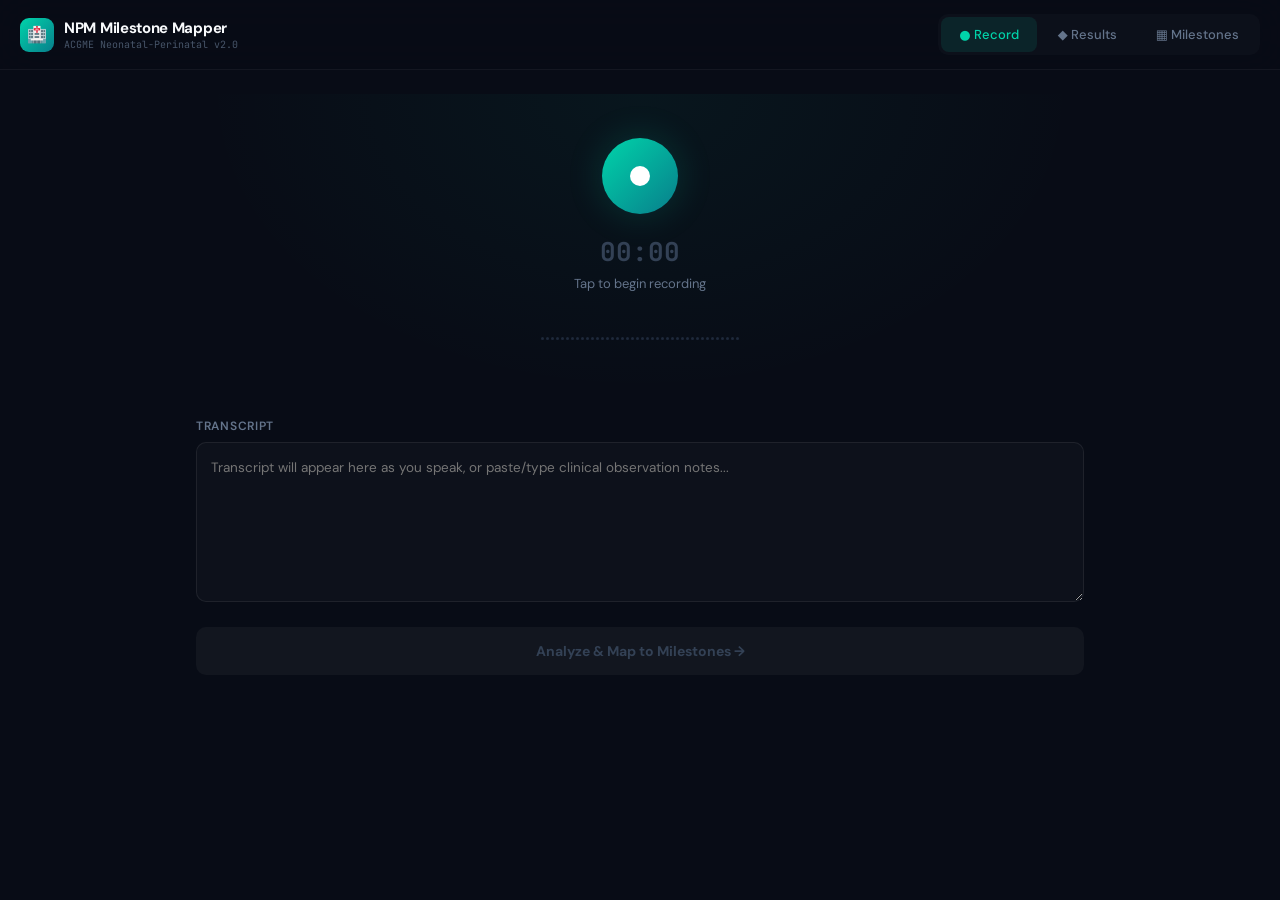
<file: index.html>
<!doctype html>
<html lang="en">
  <head>
    <meta charset="UTF-8" />
    <meta name="viewport" content="width=device-width, initial-scale=1.0" />
    <title>NPM Milestone Mapper</title>
    <script type="module" crossorigin src="./assets/index-DuF0cTs0.js"></script>
    <link rel="stylesheet" crossorigin href="./assets/index-x1XGuNl0.css">
  </head>
  <body>
    <div id="root"></div>
  </body>
</html>
</file>
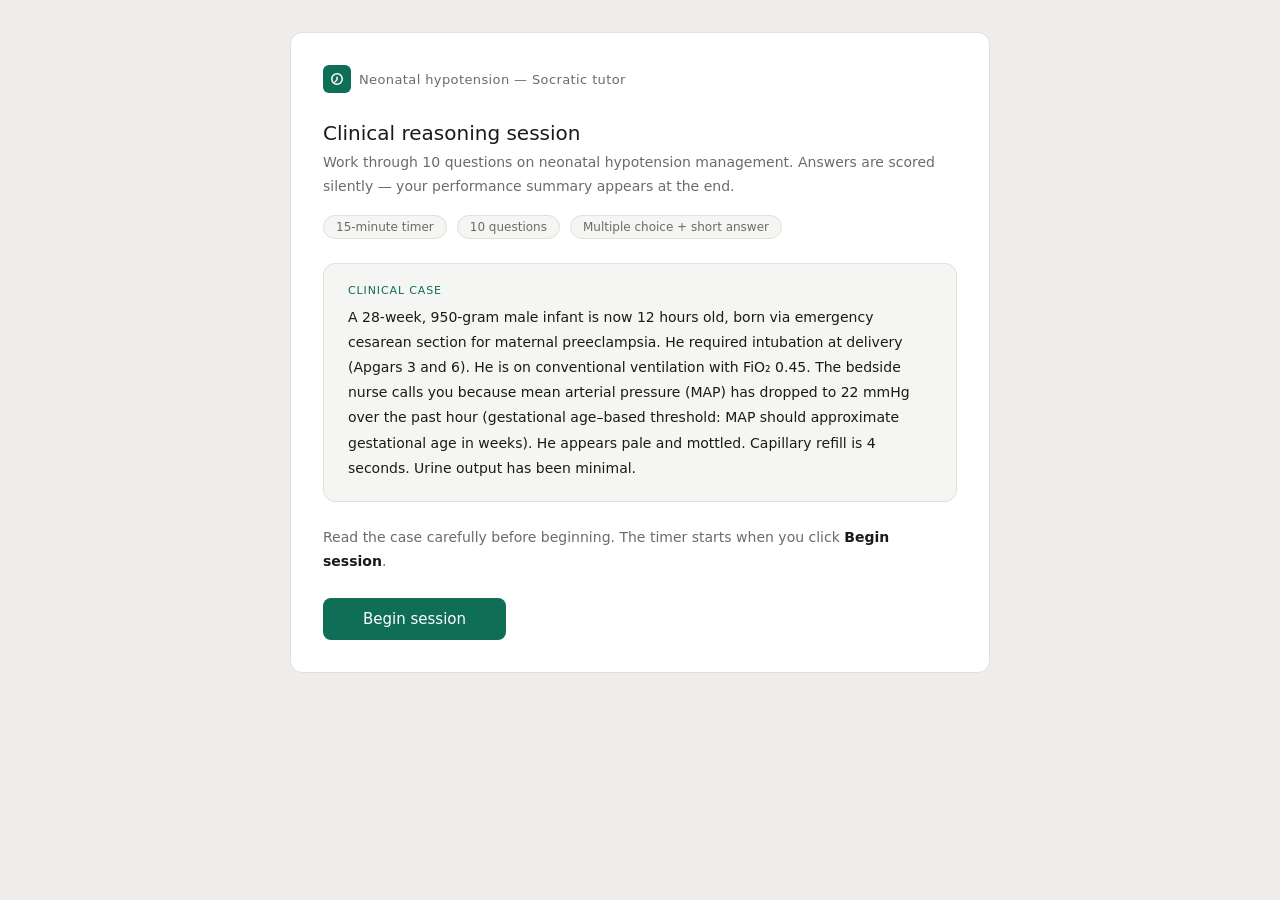
<file: neonatal_hypotension_tutor.html>
<!DOCTYPE html>
<html lang="en">
<head>
<meta charset="UTF-8">
<meta name="viewport" content="width=device-width, initial-scale=1.0">
<title>Neonatal Hypotension — Socratic Tutor</title>
<style>
  *, *::before, *::after { box-sizing: border-box; margin: 0; padding: 0; }

  :root {
    --bg-primary: #ffffff;
    --bg-secondary: #f5f5f3;
    --bg-tertiary: #eeede9;
    --text-primary: #1a1a18;
    --text-secondary: #6b6b67;
    --border: #e0dfd8;
    --border-strong: #c8c7c0;
    --green-bg: #e1f5ee;
    --green-text: #085041;
    --green-mid: #0f6e56;
    --green-dark: #085041;
    --red-bg: #fcebeb;
    --red-text: #791f1f;
    --red-mid: #a32d2d;
    --amber-bg: #faeeda;
    --amber-text: #633806;
    --radius-md: 8px;
    --radius-lg: 12px;
    --font: -apple-system, 'Segoe UI', system-ui, sans-serif;
  }

  @media (prefers-color-scheme: dark) {
    :root {
      --bg-primary: #1c1c1a;
      --bg-secondary: #252523;
      --bg-tertiary: #2e2e2b;
      --text-primary: #f0efe8;
      --text-secondary: #9e9d96;
      --border: #3a3a36;
      --border-strong: #525250;
      --green-bg: #04342c;
      --green-text: #9fe1cb;
      --green-mid: #1d9e75;
      --green-dark: #5dcaa5;
      --red-bg: #501313;
      --red-text: #f7c1c1;
      --red-mid: #e24b4a;
      --amber-bg: #412402;
      --amber-text: #fac775;
    }
  }

  body {
    font-family: var(--font);
    background: var(--bg-tertiary);
    color: var(--text-primary);
    min-height: 100vh;
    display: flex;
    align-items: flex-start;
    justify-content: center;
    padding: 2rem 1rem;
  }

  #app {
    width: 100%;
    max-width: 700px;
    background: var(--bg-primary);
    border-radius: var(--radius-lg);
    border: 0.5px solid var(--border);
    padding: 2rem;
  }

  .wordmark {
    display: flex;
    align-items: center;
    gap: 8px;
    margin-bottom: 1.75rem;
  }
  .wordmark-icon {
    width: 28px; height: 28px;
    background: var(--green-mid);
    border-radius: 6px;
    display: flex; align-items: center; justify-content: center;
  }
  .wordmark-icon svg { width: 16px; height: 16px; fill: #fff; }
  .wordmark-text { font-size: 13px; font-weight: 500; color: var(--text-secondary); letter-spacing: 0.03em; }

  .phase { display: none; }
  .phase.active { display: block; }

  .timer-bar {
    display: flex; align-items: center; gap: 10px;
    padding: 10px 14px;
    background: var(--bg-secondary);
    border-radius: var(--radius-md);
    border: 0.5px solid var(--border);
    margin-bottom: 1.5rem;
  }
  .timer-label { font-size: 12px; color: var(--text-secondary); white-space: nowrap; }
  .timer-display { font-size: 14px; font-weight: 500; color: var(--text-primary); font-variant-numeric: tabular-nums; white-space: nowrap; }
  .timer-display.urgent { color: var(--red-mid); }
  .progress-wrap { height: 4px; background: var(--border); border-radius: 2px; flex: 1; }
  .progress-fill { height: 100%; background: var(--green-mid); border-radius: 2px; transition: width 1s linear; }
  .progress-fill.urgent { background: var(--red-mid); }

  .case-card {
    background: var(--bg-secondary);
    border: 0.5px solid var(--border);
    border-radius: var(--radius-lg);
    padding: 1.25rem 1.5rem;
    margin-bottom: 1.5rem;
  }
  .case-label {
    font-size: 11px; font-weight: 500;
    text-transform: uppercase; letter-spacing: 0.08em;
    color: var(--green-mid); margin-bottom: 8px;
  }
  .case-text { font-size: 14px; line-height: 1.8; color: var(--text-primary); }

  .intro-heading { font-size: 20px; font-weight: 500; color: var(--text-primary); margin-bottom: 6px; }
  .intro-sub { font-size: 14px; color: var(--text-secondary); line-height: 1.7; margin-bottom: 1rem; }

  .meta-row {
    display: flex; gap: 10px; flex-wrap: wrap; margin-bottom: 1.5rem;
  }
  .meta-pill {
    font-size: 12px; color: var(--text-secondary);
    background: var(--bg-secondary);
    border: 0.5px solid var(--border);
    border-radius: 20px; padding: 4px 12px;
  }

  .q-header { display: flex; align-items: center; gap: 10px; margin-bottom: 1rem; }
  .q-badge {
    font-size: 12px; font-weight: 500; color: var(--text-secondary);
    background: var(--bg-secondary); border: 0.5px solid var(--border);
    border-radius: 20px; padding: 3px 10px; white-space: nowrap;
  }
  .q-text { font-size: 15px; font-weight: 500; color: var(--text-primary); line-height: 1.65; margin-bottom: 1.25rem; }

  .options { display: flex; flex-direction: column; gap: 8px; margin-bottom: 1.25rem; }
  .opt-btn {
    text-align: left;
    background: var(--bg-primary);
    border: 0.5px solid var(--border);
    border-radius: var(--radius-md);
    padding: 10px 14px;
    font-size: 14px; font-family: var(--font);
    color: var(--text-primary); cursor: pointer; line-height: 1.55;
    transition: border-color 0.12s, background 0.12s;
  }
  .opt-btn:hover { border-color: var(--border-strong); background: var(--bg-secondary); }
  .opt-btn.selected { border-color: var(--green-mid); background: var(--green-bg); color: var(--green-text); }

  textarea {
    width: 100%; border: 0.5px solid var(--border);
    border-radius: var(--radius-md);
    padding: 10px 14px; font-size: 14px; font-family: var(--font);
    color: var(--text-primary); background: var(--bg-primary);
    resize: vertical; min-height: 88px; outline: none; line-height: 1.6;
    margin-bottom: 1.25rem;
    transition: border-color 0.12s;
  }
  textarea:focus { border-color: var(--border-strong); }

  .nav-row { display: flex; align-items: center; justify-content: space-between; margin-top: 0.5rem; }
  .skip-link { font-size: 13px; color: var(--text-secondary); cursor: pointer; text-decoration: underline; background: none; border: none; font-family: var(--font); }
  .skip-link:hover { color: var(--text-primary); }

  button.primary {
    background: var(--green-mid); border: none;
    color: #fff; border-radius: var(--radius-md);
    padding: 9px 22px; font-size: 14px; font-weight: 500;
    cursor: pointer; font-family: var(--font);
    transition: background 0.12s;
  }
  button.primary:hover { background: var(--green-dark); }

  button.secondary {
    background: var(--bg-primary);
    border: 0.5px solid var(--border-strong);
    color: var(--text-primary);
    border-radius: var(--radius-md);
    padding: 9px 22px; font-size: 14px;
    cursor: pointer; font-family: var(--font);
    transition: background 0.12s;
  }
  button.secondary:hover { background: var(--bg-secondary); }

  .big-start {
    background: var(--green-mid); color: #fff; border: none;
    border-radius: var(--radius-md); padding: 12px 40px;
    font-size: 15px; font-weight: 500; cursor: pointer; font-family: var(--font);
    transition: background 0.12s;
  }
  .big-start:hover { background: var(--green-dark); }
  .start-row { display: flex; justify-content: flex-start; margin-top: 1.5rem; }

  .divider { border: none; border-top: 0.5px solid var(--border); margin: 1.5rem 0; }

  .summary-grid { display: grid; grid-template-columns: repeat(3, 1fr); gap: 10px; margin-bottom: 1.5rem; }
  .metric { background: var(--bg-secondary); border-radius: var(--radius-md); padding: 16px; text-align: center; }
  .metric-val { font-size: 28px; font-weight: 500; color: var(--text-primary); }
  .metric-val.green { color: var(--green-mid); }
  .metric-val.red { color: var(--red-mid); }
  .metric-lbl { font-size: 12px; color: var(--text-secondary); margin-top: 4px; }

  .section-title { font-size: 12px; font-weight: 500; color: var(--text-secondary); text-transform: uppercase; letter-spacing: 0.07em; margin-bottom: 0.75rem; }

  .review-item {
    border: 0.5px solid var(--border);
    border-radius: var(--radius-md);
    padding: 14px 16px; margin-bottom: 10px;
  }
  .review-q { font-size: 14px; font-weight: 500; color: var(--text-primary); margin-bottom: 10px; line-height: 1.55; }
  .review-row { display: flex; gap: 8px; font-size: 13px; margin-bottom: 5px; align-items: flex-start; }
  .review-label { color: var(--text-secondary); min-width: 78px; flex-shrink: 0; }
  .review-val { color: var(--text-primary); line-height: 1.5; }

  .badge {
    display: inline-block; font-size: 11px; font-weight: 500;
    padding: 2px 9px; border-radius: 10px;
  }
  .badge-correct { background: var(--green-bg); color: var(--green-text); }
  .badge-incorrect { background: var(--red-bg); color: var(--red-text); }
  .badge-skipped { background: var(--bg-secondary); color: var(--text-secondary); border: 0.5px solid var(--border); }

  .summary-actions { display: flex; gap: 10px; flex-wrap: wrap; margin-top: 1.5rem; }

  @media (max-width: 500px) {
    #app { padding: 1.25rem; }
    .summary-grid { grid-template-columns: repeat(3, 1fr); }
  }
</style>
</head>
<body>
<div id="app">

  <div class="wordmark">
    <div class="wordmark-icon">
      <svg viewBox="0 0 16 16"><path d="M8 2a6 6 0 100 12A6 6 0 008 2zm0 1.5a4.5 4.5 0 110 9 4.5 4.5 0 010-9zm0 2a.75.75 0 00-.75.75v2.69L5.47 10.22a.75.75 0 101.06 1.06l2-2a.75.75 0 00.22-.53V6.25A.75.75 0 008 5.5z"/></svg>
    </div>
    <span class="wordmark-text">Neonatal hypotension — Socratic tutor</span>
  </div>

  <!-- INTRO PHASE -->
  <div id="phase-intro" class="phase active">
    <div class="intro-heading">Clinical reasoning session</div>
    <p class="intro-sub">Work through 10 questions on neonatal hypotension management. Answers are scored silently — your performance summary appears at the end.</p>
    <div class="meta-row">
      <span class="meta-pill">15-minute timer</span>
      <span class="meta-pill">10 questions</span>
      <span class="meta-pill">Multiple choice + short answer</span>
    </div>
    <div class="case-card">
      <div class="case-label">Clinical case</div>
      <div class="case-text">A 28-week, 950-gram male infant is now 12 hours old, born via emergency cesarean section for maternal preeclampsia. He required intubation at delivery (Apgars 3 and 6). He is on conventional ventilation with FiO₂ 0.45. The bedside nurse calls you because mean arterial pressure (MAP) has dropped to 22 mmHg over the past hour (gestational age–based threshold: MAP should approximate gestational age in weeks). He appears pale and mottled. Capillary refill is 4 seconds. Urine output has been minimal.</div>
    </div>
    <p style="font-size:14px;color:var(--text-secondary);line-height:1.7;">Read the case carefully before beginning. The timer starts when you click <strong style="color:var(--text-primary);">Begin session</strong>.</p>
    <div class="start-row"><button class="big-start" onclick="startSession()">Begin session</button></div>
  </div>

  <!-- QUIZ PHASE -->
  <div id="phase-quiz" class="phase">
    <div class="timer-bar">
      <span class="timer-label">Time remaining</span>
      <div class="progress-wrap"><div class="progress-fill" id="progress-fill" style="width:100%"></div></div>
      <span class="timer-display" id="timer-display">15:00</span>
    </div>
    <div class="case-card" style="margin-bottom:1rem;padding:1rem 1.25rem;">
      <div class="case-label">Case reminder</div>
      <div class="case-text" style="font-size:13px;">28-week, 950g male, 12 hrs old. MAP 22 mmHg (threshold ≈ GA in weeks). Pale, mottled. CRT 4 sec. Minimal UO. Intubated, FiO₂ 0.45.</div>
    </div>
    <div class="q-header">
      <span class="q-badge" id="q-counter">Question 1 of 10</span>
    </div>
    <div class="q-text" id="q-text"></div>
    <div id="q-body"></div>
    <div class="nav-row">
      <button class="skip-link" onclick="skipQuestion()">Skip</button>
      <button class="primary" id="next-btn" onclick="nextQuestion()">Next</button>
    </div>
  </div>

  <!-- SUMMARY PHASE -->
  <div id="phase-summary" class="phase">
    <div style="margin-bottom:1.5rem;">
      <div style="font-size:18px;font-weight:500;color:var(--text-primary);margin-bottom:4px;">Session complete</div>
      <div style="font-size:14px;color:var(--text-secondary);" id="summary-time-used"></div>
    </div>
    <div class="summary-grid">
      <div class="metric"><div class="metric-val green" id="s-correct">0</div><div class="metric-lbl">Correct</div></div>
      <div class="metric"><div class="metric-val red" id="s-incorrect">0</div><div class="metric-lbl">Incorrect / skipped</div></div>
      <div class="metric"><div class="metric-val" id="s-pct">0%</div><div class="metric-lbl">Score</div></div>
    </div>
    <hr class="divider">
    <div class="section-title">Question review</div>
    <div id="review-list"></div>
    <div class="summary-actions">
      <button class="primary" onclick="restartSession()">Restart session</button>
    </div>
  </div>

</div>

<script>
const QUESTIONS = [
  {
    type: "mc",
    text: "Based on the infant's MAP of 22 mmHg, mottled appearance, and poor urine output, what is the most appropriate first step in management?",
    options: [
      "Immediately initiate a high-dose dopamine infusion.",
      "Perform a comprehensive assessment of multiple clinical parameters before and during treatment.",
      "Administer a rapid 40 mL/kg fluid bolus to reach the MAP threshold.",
      "Wait for the next scheduled lab draw to check serum lactate levels."
    ],
    correct: 1,
    answer: "Perform a comprehensive assessment of multiple clinical parameters before and during treatment."
  },
  {
    type: "free",
    text: "What is the recommended initial volume for a crystalloid bolus (e.g., normal saline) when managing a VLBW infant with suspected hypovolemia?",
    answer: "10 to 20 mL/kg"
  },
  {
    type: "mc",
    text: "If the infant remains hypotensive and poorly perfused after adequate volume expansion, which medication is most frequently used as the first-line inotropic agent?",
    options: ["Dopamine", "Milrinone", "Vasopressin", "Dobutamine"],
    correct: 0,
    answer: "Dopamine"
  },
  {
    type: "free",
    text: "In the management of this 950-gram infant, what is the primary clinical goal of cardiovascular support?",
    answer: "Optimizing tissue perfusion"
  },
  {
    type: "mc",
    text: "If the infant's hypotension becomes refractory (unresponsive to volume and standard catecholamine doses), which management strategy has shown an increase in usage and effectiveness in recent clinical trends?",
    options: [
      "Discontinuing all respiratory support.",
      "Adding low-dose hydrocortisone.",
      "Increasing dobutamine to 30 µg/kg/min.",
      "Restricting all fluid intake."
    ],
    correct: 1,
    answer: "Adding low-dose hydrocortisone."
  },
  {
    type: "free",
    text: "In a randomized trial for neonates with volume-resistant hypotension, what was the specific dose of hydrocortisone used every 6 hours?",
    answer: "0.5 mg/kg"
  },
  {
    type: "mc",
    text: "Regarding current management trends from 2001 to 2012, which medication's usage has significantly decreased for ELBW infants?",
    options: ["Hydrocortisone", "Vasopressin", "Dobutamine", "Dopamine"],
    correct: 2,
    answer: "Dobutamine"
  },
  {
    type: "free",
    text: "What is the specific clinical term for hypotension that does not respond to standard doses of volume and vasopressors?",
    answer: "Refractory hypotension"
  },
  {
    type: "mc",
    text: "When considering vasopressin or its analogues for a VLBW infant, what is the primary reason these agents are typically reserved for rescue management?",
    options: [
      "They cause significant hypotension.",
      "They are only available in oral form.",
      "There is a lack of high-quality evidence from large randomized controlled trials.",
      "They are contraindicated in infants under 30 weeks."
    ],
    correct: 2,
    answer: "There is a lack of high-quality evidence from large randomized controlled trials."
  },
  {
    type: "free",
    text: "Besides Mean Arterial Pressure (MAP), which bedside clinical indicator should be monitored to assess the success of the management plan?",
    answer: "Capillary refill time"
  }
];

const TOTAL_SECS = 15 * 60;
let currentQ = 0, userAnswers = [], timerInterval = null, secsLeft = TOTAL_SECS, startTime = null;

function showPhase(id) {
  document.querySelectorAll('.phase').forEach(p => p.classList.remove('active'));
  document.getElementById(id).classList.add('active');
}

function startSession() {
  userAnswers = new Array(QUESTIONS.length).fill(null);
  currentQ = 0; secsLeft = TOTAL_SECS; startTime = Date.now();
  showPhase('phase-quiz');
  renderQuestion();
  timerInterval = setInterval(tickTimer, 1000);
}

function tickTimer() {
  secsLeft--;
  updateTimerDisplay();
  if (secsLeft <= 0) { clearInterval(timerInterval); showSummary(); }
}

function updateTimerDisplay() {
  const m = Math.floor(secsLeft / 60), s = secsLeft % 60;
  const el = document.getElementById('timer-display');
  const fill = document.getElementById('progress-fill');
  el.textContent = m + ':' + String(s).padStart(2, '0');
  fill.style.width = Math.round((secsLeft / TOTAL_SECS) * 100) + '%';
  if (secsLeft <= 120) { el.classList.add('urgent'); fill.classList.add('urgent'); }
}

function renderQuestion() {
  const q = QUESTIONS[currentQ];
  document.getElementById('q-counter').textContent = 'Question ' + (currentQ + 1) + ' of ' + QUESTIONS.length;
  document.getElementById('q-text').textContent = q.text;
  const body = document.getElementById('q-body');
  if (q.type === 'mc') {
    const saved = userAnswers[currentQ];
    body.innerHTML = '<div class="options">' + q.options.map((opt, i) =>
      '<button class="opt-btn' + (saved === i ? ' selected' : '') + '" onclick="selectOpt(this,' + i + ')">' +
      String.fromCharCode(65 + i) + '. ' + opt + '</button>'
    ).join('') + '</div>';
  } else {
    const saved = userAnswers[currentQ] || '';
    body.innerHTML = '<textarea id="free-input" placeholder="Type your answer here..." oninput="saveFree(this.value)">' + saved + '</textarea>';
  }
  document.getElementById('next-btn').textContent = currentQ === QUESTIONS.length - 1 ? 'Finish' : 'Next';
}

function selectOpt(btn, idx) {
  document.querySelectorAll('.opt-btn').forEach(b => b.classList.remove('selected'));
  btn.classList.add('selected');
  userAnswers[currentQ] = idx;
}

function saveFree(val) { userAnswers[currentQ] = val.trim(); }

function skipQuestion() { userAnswers[currentQ] = null; advance(); }

function nextQuestion() {
  if (QUESTIONS[currentQ].type === 'free') {
    const el = document.getElementById('free-input');
    if (el) userAnswers[currentQ] = el.value.trim() || null;
  }
  if (currentQ === QUESTIONS.length - 1) { clearInterval(timerInterval); showSummary(); }
  else { advance(); }
}

function advance() {
  currentQ++;
  if (currentQ >= QUESTIONS.length) { clearInterval(timerInterval); showSummary(); }
  else { renderQuestion(); }
}

function gradeAnswer(q, ans) {
  if (ans === null || ans === undefined || ans === '') return 'skipped';
  if (q.type === 'mc') return ans === q.correct ? 'correct' : 'incorrect';
  const a = ans.toLowerCase().replace(/[^a-z0-9]/g, ' ').trim();
  const correct = q.answer.toLowerCase().replace(/[^a-z0-9]/g, ' ').trim();
  const keywords = correct.split(' ').filter(w => w.length > 3);
  const hits = keywords.filter(k => a.includes(k));
  return hits.length >= Math.ceil(keywords.length * 0.5) ? 'correct' : 'incorrect';
}

function showSummary() {
  const elapsed = Math.round((Date.now() - startTime) / 1000);
  document.getElementById('summary-time-used').textContent =
    'Time used: ' + Math.floor(elapsed / 60) + ' min ' + (elapsed % 60) + ' sec';
  let correct = 0, incorrect = 0;
  const reviewHTML = QUESTIONS.map((q, i) => {
    const grade = gradeAnswer(q, userAnswers[i]);
    if (grade === 'correct') correct++; else incorrect++;
    const badge = grade === 'correct'
      ? '<span class="badge badge-correct">Correct</span>'
      : grade === 'incorrect'
        ? '<span class="badge badge-incorrect">Incorrect</span>'
        : '<span class="badge badge-skipped">Skipped</span>';
    const ua = userAnswers[i];
    const userAns = (ua === null || ua === undefined || ua === '')
      ? '<em style="color:var(--text-secondary)">No answer given</em>'
      : (q.type === 'mc' ? String.fromCharCode(65 + ua) + '. ' + q.options[ua] : ua);
    return '<div class="review-item">' +
      '<div class="review-q">Q' + (i + 1) + '. ' + q.text + '</div>' +
      '<div class="review-row"><span class="review-label">Your answer</span><span class="review-val">' + userAns + '</span></div>' +
      '<div class="review-row"><span class="review-label">Correct answer</span><span class="review-val">' + q.answer + '</span></div>' +
      '<div class="review-row"><span class="review-label">Result</span><span class="review-val">' + badge + '</span></div>' +
      '</div>';
  }).join('');
  document.getElementById('s-correct').textContent = correct;
  document.getElementById('s-incorrect').textContent = incorrect;
  document.getElementById('s-pct').textContent = Math.round((correct / QUESTIONS.length) * 100) + '%';
  document.getElementById('review-list').innerHTML = reviewHTML;
  showPhase('phase-summary');
}

function restartSession() { clearInterval(timerInterval); showPhase('phase-intro'); }
</script>
</body>
</html>
</file>
<file: assets/index-x1XGuNl0.css>

</file>
